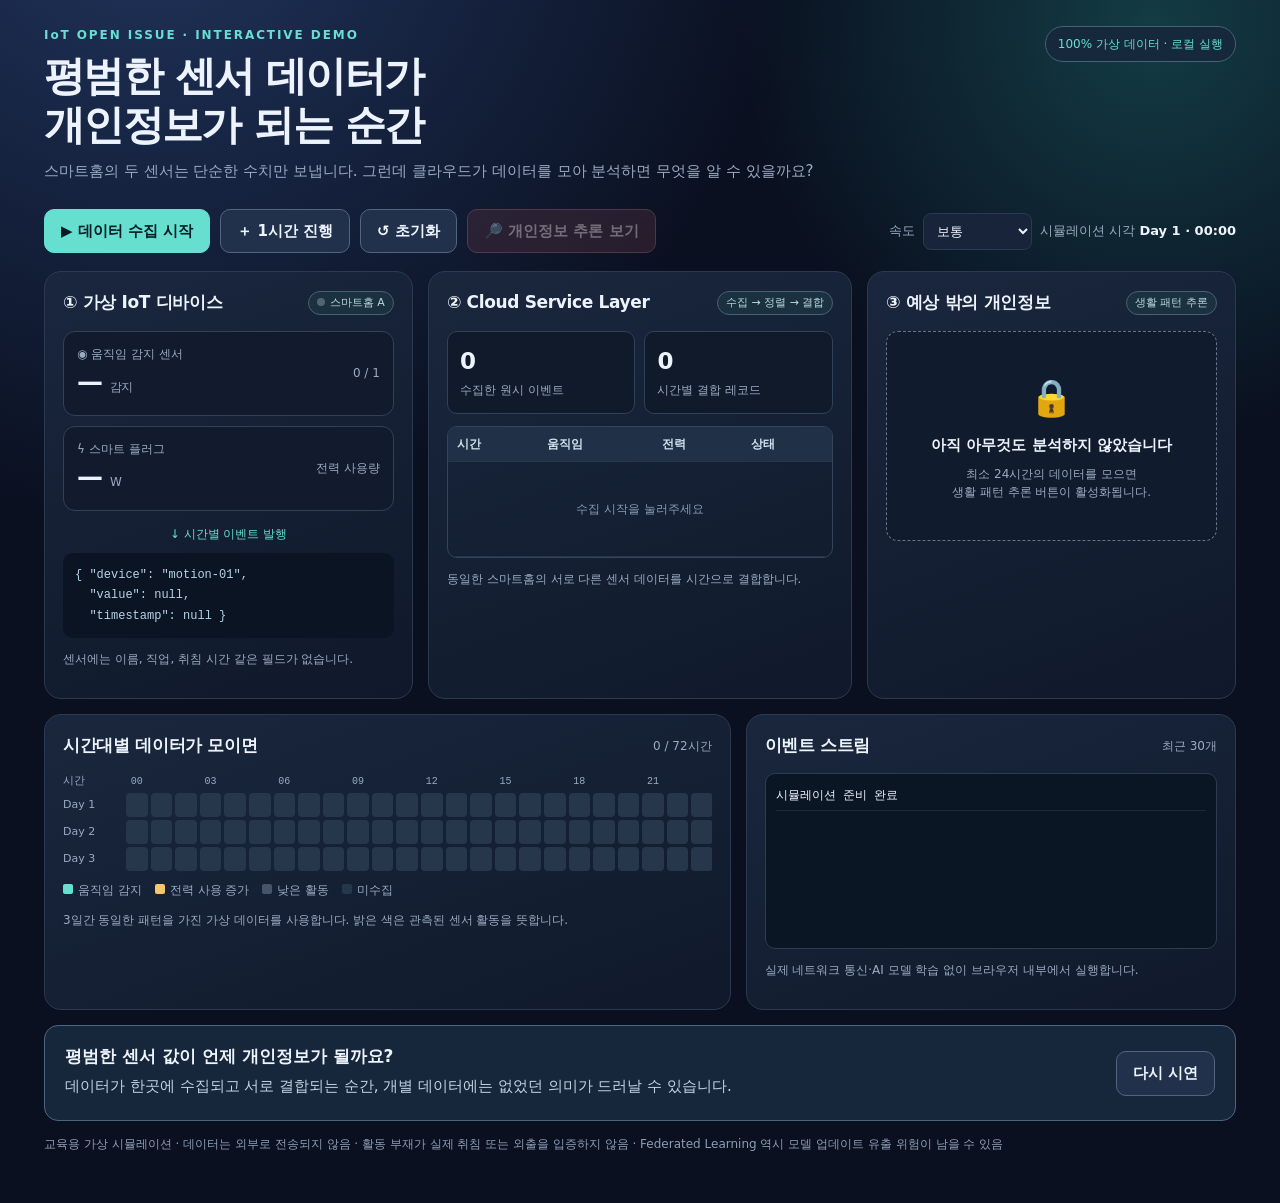
<file: index.html>
<!doctype html>
<html lang="ko">
<head>
  <meta charset="utf-8">
  <meta name="viewport" content="width=device-width, initial-scale=1">
  <meta http-equiv="refresh" content="0; url=./dashboard/">
  <title>IoT Privacy Dashboard</title>
</head>
<body>
  <p><a href="./dashboard/">IoT Privacy Dashboard 열기</a></p>
</body>
</html>
</file>
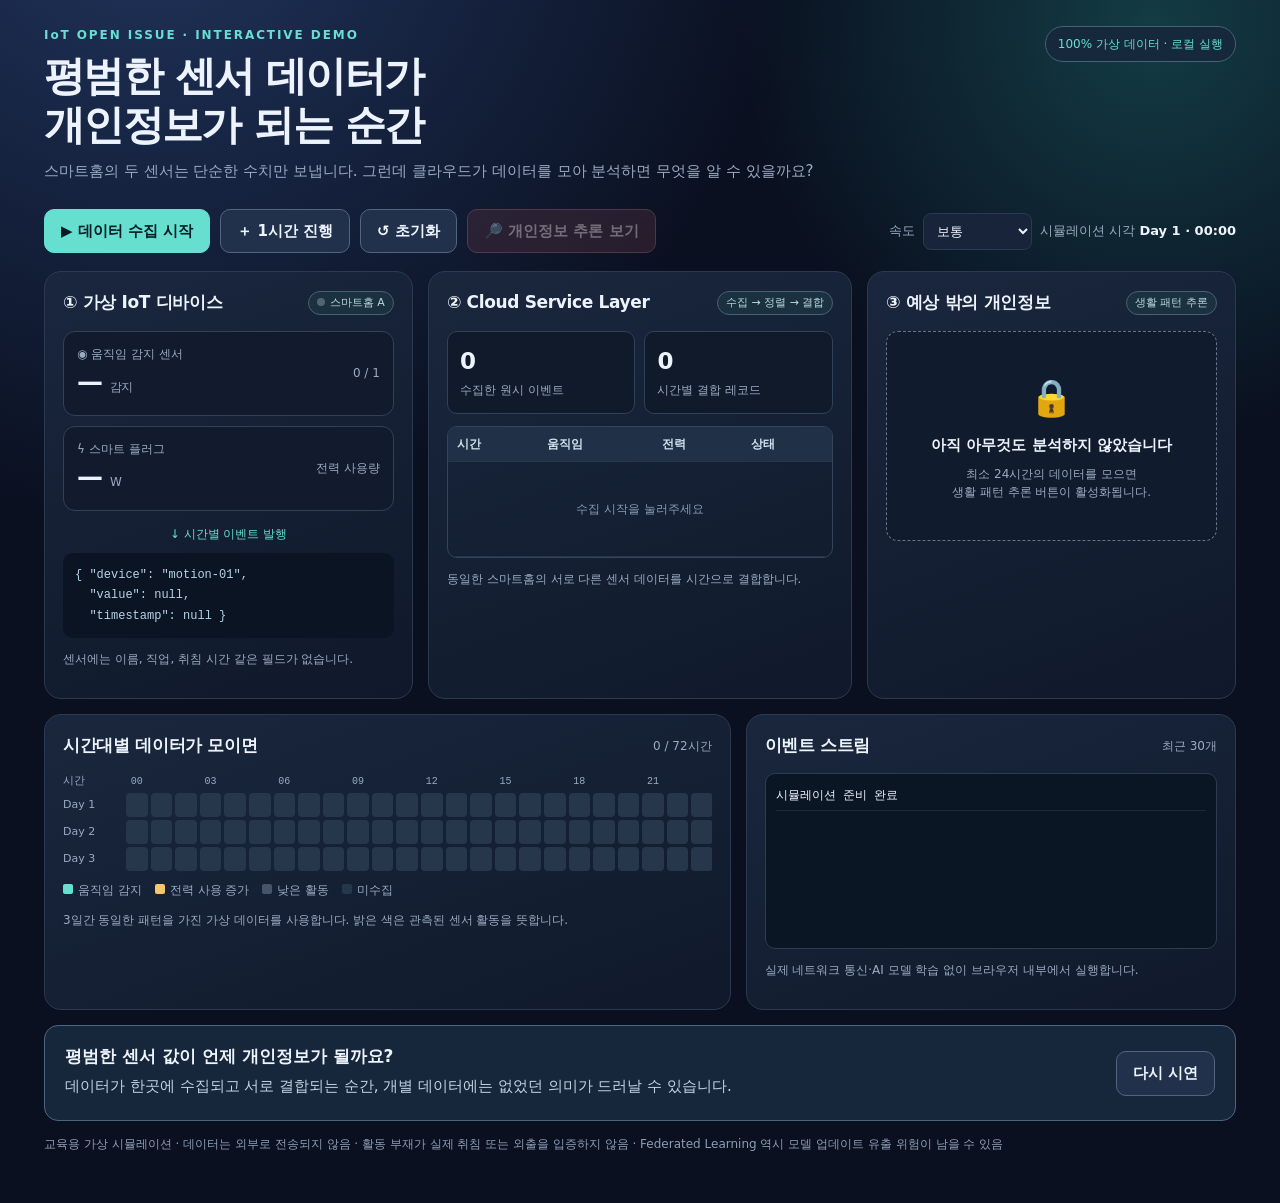
<file: dashboard/index.html>
<!doctype html>
<html lang="ko">
<head>
<meta charset="utf-8"><meta name="viewport" content="width=device-width, initial-scale=1">
<title>보이지 않던 개인정보 | IoT Privacy Lab</title>
<link rel="stylesheet" href="./assets/css/styles.css">
<script src="./assets/js/app.js" defer></script>
</head>
<body>
<main class="wrap">
<header class="top"><div><div class="eyebrow">IoT OPEN ISSUE · INTERACTIVE DEMO</div><h1>평범한 센서 데이터가<br>개인정보가 되는 순간</h1><p class="lead">스마트홈의 두 센서는 단순한 수치만 보냅니다. 그런데 클라우드가 데이터를 모아 분석하면 무엇을 알 수 있을까요?</p></div><span class="tag">100% 가상 데이터 · 로컬 실행</span>
</header>
<section class="controls" aria-label="시뮬레이션 조작"><button id="play" class="btn primary">▶ 데이터 수집 시작</button><button id="step" class="btn">＋ 1시간 진행</button><button id="reset" class="btn">↺ 초기화</button><button id="reveal" class="btn reveal" disabled>🔎 개인정보 추론 보기</button><div class="timebar"><label for="speed">속도</label><select id="speed" class="select"><option value="900">보통</option><option value="350">빠르게</option><option value="110">매우 빠르게</option></select><span>시뮬레이션 시각 <strong id="clock">Day 1 · 00:00</strong></span></div>
</section>
<section class="story" aria-label="데이터 흐름">
<article class="panel"><div class="panel-head"><h2>① 가상 IoT 디바이스</h2><span class="chip"><span class="status-dot" id="deviceDot"></span>스마트홈 A</span></div><div class="sensor"><div><div class="sensor-title">◉ 움직임 감지 센서</div><div class="value" id="motion">— <span>감지</span></div></div><span class="small">0 / 1</span></div><div class="sensor"><div><div class="sensor-title">ϟ 스마트 플러그</div><div class="value" id="power">— <span>W</span></div></div><span class="small">전력 사용량</span></div><div class="flow-arrow">↓ 시간별 이벤트 발행</div><div class="code" id="payload">{ "device": "motion-01",<br>  "value": null,<br>  "timestamp": null }</div><p class="note">센서에는 이름, 직업, 취침 시간 같은 필드가 없습니다.</p>
</article>
<article class="panel"><div class="panel-head"><h2>② Cloud Service Layer</h2><span class="chip">수집 → 정렬 → 결합</span></div><div class="cloudStats"><div class="stat"><strong id="events">0</strong><span>수집한 원시 이벤트</span></div><div class="stat"><strong id="records">0</strong><span>시간별 결합 레코드</span></div></div><div class="tablewrap">
<table>
<thead>
<tr><th>시간</th><th>움직임</th><th>전력</th><th>상태</th>
</tr>
</thead>
<tbody id="rows">
<tr><td colspan="4" class="empty">수집 시작을 눌러주세요</td>
</tr>
</tbody>
</table></div><p class="note">동일한 스마트홈의 서로 다른 센서 데이터를 시간으로 결합합니다.</p>
</article>
<article class="panel"><div class="panel-head"><h2>③ 예상 밖의 개인정보</h2><span class="chip">생활 패턴 추론</span></div><div id="locked" class="lock"><div class="lock-icon">🔒</div><strong>아직 아무것도 분석하지 않았습니다</strong><p>최소 24시간의 데이터를 모으면<br>생활 패턴 추론 버튼이 활성화됩니다.</p></div><div id="unlocked" class="hidden"><div class="insight"><h3>🌙 반복적으로 활동이 낮은 시간</h3><div class="big">00:00 – 07:00</div><p>취침 시간일 가능성이 있습니다.</p></div><div class="insight"><h3>🏠 낮 시간대의 장시간 저활동</h3><div class="big">09:00 – 19:00</div><p>외출 또는 부재 시간일 가능성이 있습니다.</p></div><p class="note">⚠ 확정된 사실이 아니라 데이터에서 유도한 추정입니다. 다른 원인도 충분히 가능합니다.</p></div>
</article>
</section>
<section class="bottom">
<article class="panel"><div class="panel-head"><h2>시간대별 데이터가 모이면</h2><span class="small" id="coverage">0 / 72시간</span></div><div class="chart-wrap"><div id="heatmap" class="chart" aria-label="24시간 센서 활동 히트맵"></div></div><div class="legend"><span><i class="swatch swatch--motion"></i>움직임 감지</span><span><i class="swatch swatch--power"></i>전력 사용 증가</span><span><i class="swatch swatch--inactive"></i>낮은 활동</span><span><i class="swatch swatch--unknown"></i>미수집</span></div><p class="note">3일간 동일한 패턴을 가진 가상 데이터를 사용합니다. 밝은 색은 관측된 센서 활동을 뜻합니다.</p>
</article>
<article class="panel"><div class="panel-head"><h2>이벤트 스트림</h2><span class="small">최근 30개</span></div><div id="logs" class="log" aria-live="polite"><div>시뮬레이션 준비 완료</div></div><p class="note">실제 네트워크 통신·AI 모델 학습 없이 브라우저 내부에서 실행합니다.</p>
</article>
</section>
<section class="callout" id="conclusion"><div><strong id="headline">평범한 센서 값이 언제 개인정보가 될까요?</strong><p id="summary">데이터가 한곳에 수집되고 서로 결합되는 순간, 개별 데이터에는 없었던 의미가 드러날 수 있습니다.</p></div><button id="replay" class="btn">다시 시연</button>
</section>
<footer class="foot">교육용 가상 시뮬레이션 · 데이터는 외부로 전송되지 않음 · 활동 부재가 실제 취침 또는 외출을 입증하지 않음 · Federated Learning 역시 모델 업데이트 유출 위험이 남을 수 있음</footer>
</main>
</body></html>
</file>
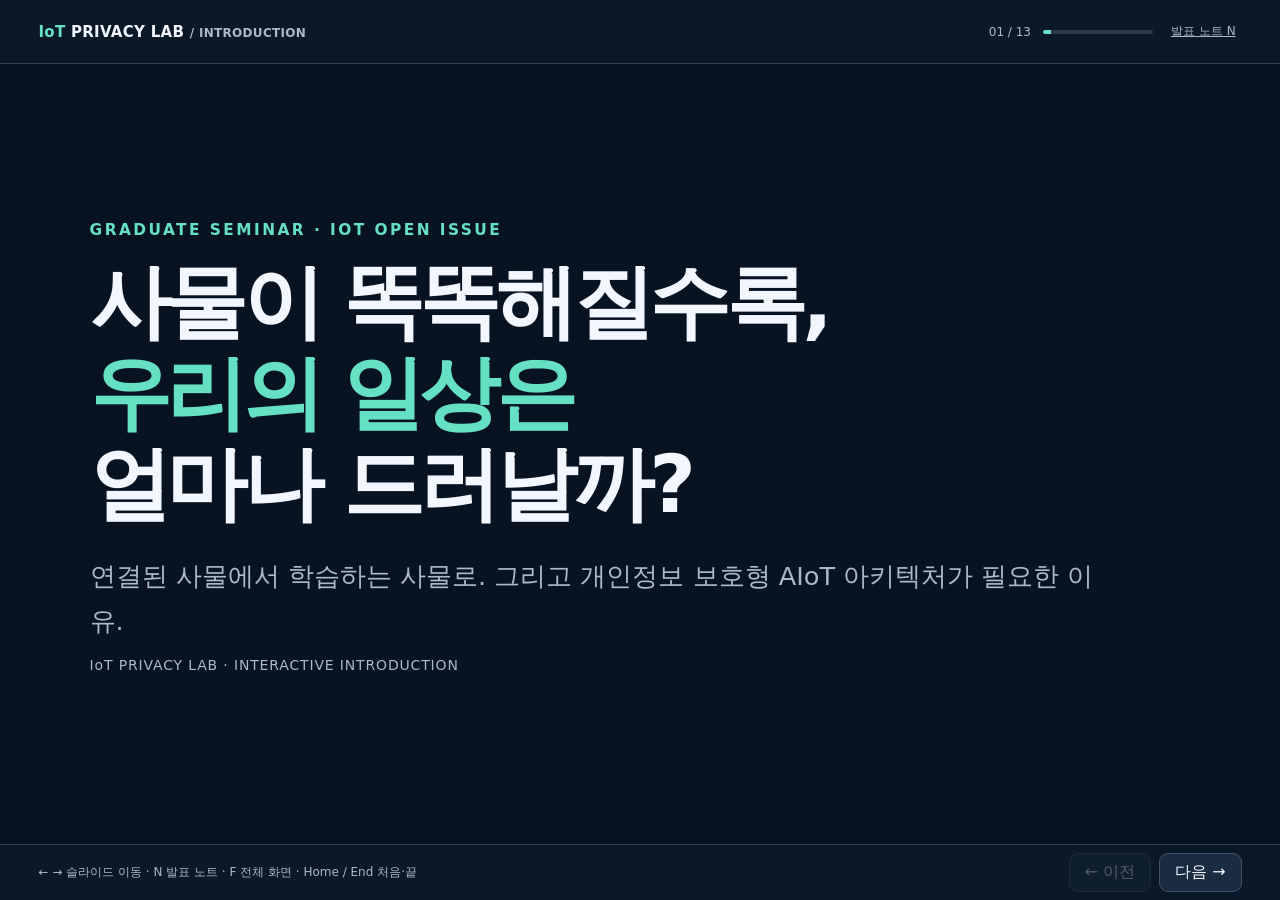
<file: presentation/index.html>
<!doctype html>
<html lang="ko">
<head>
<meta charset="utf-8"><meta name="viewport" content="width=device-width, initial-scale=1">
<meta name="theme-color" content="#081322">
<title>IoT Privacy Lab | Introduction</title>
<style>
:root{--bg:#081322;--panel:#111f32;--line:#30415a;--text:#f1f6ff;--muted:#a9b8ca;--accent:#66e0c3;--orange:#ffbe79;--red:#ff8797;--blue:#89b8ff}*{box-sizing:border-box}html,body{margin:0;min-height:100%;background:var(--bg);color:var(--text);font-family:Pretendard,"Noto Sans KR",system-ui,-apple-system,sans-serif}body{overflow:hidden}button,a{font:inherit}a{color:var(--accent)}button{cursor:pointer}.shell{height:100dvh;display:flex;flex-direction:column}.top{height:64px;flex-shrink:0;border-bottom:1px solid var(--line);display:flex;align-items:center;justify-content:space-between;padding:0 clamp(16px,3vw,48px);gap:16px;background:#0b1828}.brand{font-weight:800;letter-spacing:.02em;font-size:15px}.brand b{color:var(--accent)}.tag{font-size:12px;color:var(--muted)}.track{display:flex;align-items:center;gap:12px}.counter{font-size:12px;color:var(--muted);font-variant-numeric:tabular-nums}.progress{width:110px;height:4px;border-radius:8px;background:#2a394c;overflow:hidden}.fill{height:100%;width:0;background:var(--accent);transition:width .25s}.stage{position:relative;flex:1;min-height:0}.slide{position:absolute;inset:0;padding:clamp(24px,4vw,64px) clamp(20px,7vw,110px);display:none;overflow-y:auto}.slide.active{display:flex;flex-direction:column;justify-content:center;animation:appear .32s ease both}@keyframes appear{from{opacity:.3;transform:translateY(10px)}to{opacity:1;transform:translateY(0)}}.eyebrow{color:var(--accent);font-weight:750;font-size:clamp(12px,1.2vw,16px);letter-spacing:.16em;text-transform:uppercase;margin:0 0 18px}.slide h1{font-size:clamp(40px,6.3vw,94px);line-height:1.13;letter-spacing:-.055em;max-width:1140px;margin:0 0 24px}.slide h2{font-size:clamp(32px,4.1vw,64px);line-height:1.16;letter-spacing:-.045em;margin:0 0 28px;max-width:1150px}.lead{font-size:clamp(17px,2vw,28px);line-height:1.75;color:var(--muted);max-width:1020px;margin:0}.accent{color:var(--accent)}.orange{color:var(--orange)}.red{color:var(--red)}.blue{color:var(--blue)}.kicker{font-size:14px;color:var(--muted);letter-spacing:.06em;margin-top:14px}.grid{display:grid;grid-template-columns:repeat(3,minmax(0,1fr));gap:18px;margin:25px 0}.grid.two{grid-template-columns:repeat(2,minmax(0,1fr))}.card{background:var(--panel);border:1px solid var(--line);border-radius:18px;padding:clamp(18px,2vw,28px);min-width:0}.card .symbol{font-size:clamp(26px,3vw,44px);margin-bottom:14px}.card h3{font-size:clamp(17px,1.8vw,25px);margin:0 0 10px}.card p{font-size:clamp(14px,1.25vw,18px);line-height:1.7;color:var(--muted);margin:0}.arrow{display:flex;align-items:center;justify-content:center;color:var(--accent);font-size:30px}.rail{display:grid;grid-template-columns:1fr auto 1fr auto 1fr;gap:16px;align-items:stretch;margin:28px 0}.rail .card{text-align:center}.pill{display:inline-block;background:#183746;color:var(--accent);border:1px solid #356d71;padding:7px 12px;border-radius:30px;font-size:12px;font-weight:750}.quote{border-left:4px solid var(--accent);padding:12px 0 12px 24px;margin:20px 0;color:var(--text);font-weight:740;font-size:clamp(24px,3vw,44px);line-height:1.48;max-width:1060px}.terminal{background:#07111e;border:1px solid #35516a;border-radius:14px;overflow:hidden}.terminal-head{background:#18283b;padding:12px 18px;color:var(--muted);font-size:12px;display:flex;gap:8px;align-items:center}.terminal-head:before{content:"●  ●  ●";color:#ef9b78;letter-spacing:3px}.terminal pre{font-size:clamp(12px,1.2vw,17px);overflow:auto;padding:16px 22px;color:#b8f2d9;line-height:1.8;margin:0}.callout{margin-top:25px;border-radius:14px;padding:20px 24px;background:#163041;border:1px solid #377177;font-size:clamp(17px,1.6vw,23px);line-height:1.55}.callout.warn{background:#352333;border-color:#89546a}.source{margin-top:20px;color:var(--muted);font-size:12px;line-height:1.8}.source a{color:#b3d6ff}.bigyear{font-size:clamp(38px,5vw,72px);font-weight:850;color:var(--accent);letter-spacing:-.05em}.rule{height:1px;background:var(--line);margin:26px 0}.btn{display:inline-flex;align-items:center;justify-content:center;gap:8px;background:var(--accent);color:#061b1c;border:0;padding:14px 20px;border-radius:12px;font-weight:850;text-decoration:none}.btn:hover{filter:brightness(1.08)}.btn.secondary{background:transparent;border:1px solid #6a8598;color:var(--text)}.actions{display:flex;gap:12px;flex-wrap:wrap;margin-top:24px}.iframe-wrap{height:min(60vh,650px);min-height:380px;background:#0d1625;border:1px solid var(--line);border-radius:14px;overflow:hidden}.iframe-wrap iframe{width:100%;height:100%;border:0;background:white}.small{font-size:14px;line-height:1.7;color:var(--muted)}.footer{height:56px;flex-shrink:0;display:flex;align-items:center;justify-content:space-between;padding:0 clamp(16px,3vw,48px);border-top:1px solid var(--line);background:#0b1828}.footer .help{color:var(--muted);font-size:12px}.nav{display:flex;gap:8px}.nav button{background:#1b2c40;color:var(--text);border:1px solid #42546b;border-radius:9px;padding:8px 15px}.nav button:disabled{opacity:.3;cursor:default}.notes{display:none;position:absolute;z-index:3;right:16px;bottom:16px;max-width:480px;background:#142a3e;border:1px solid #527589;box-shadow:0 15px 60px #0008;border-radius:15px;padding:22px;font-size:15px;line-height:1.65}.notes.open{display:block}.note-toggle{color:var(--muted);font-size:12px;background:none;border:none;text-decoration:underline}.demo-slide.active{justify-content:flex-start}.demo-slide h2{font-size:clamp(24px,3vw,42px);margin-bottom:10px}.demo-slide .lead{font-size:clamp(14px,1.3vw,18px);margin-bottom:14px}.diagram{display:flex;align-items:center;gap:12px;justify-content:center;flex-wrap:wrap;margin-top:32px}.node{padding:24px 30px;border:1px solid #59809b;background:#10273b;border-radius:15px;text-align:center;min-width:160px}.node strong{display:block;font-size:21px}.node span{display:block;font-size:13px;color:var(--muted);margin-top:8px}.light{color:var(--accent)}.reveal{background:#322037;border:1px solid #9a526c;border-radius:16px;padding:24px 30px;margin-top:24px}.reveal h3{color:#ffb7c3;margin:0 0 12px}.reveal p{font-size:19px;line-height:1.8;margin:0}.question-mark{font-size:clamp(90px,18vw,240px);color:#274b58;position:absolute;right:7%;top:10%;z-index:-1;font-weight:900}ul.check{list-style:none;padding:0;margin:20px 0}ul.check li{margin:12px 0;font-size:clamp(17px,1.55vw,23px)}ul.check li:before{content:"↳";color:var(--accent);margin-right:13px}.end-links{display:flex;flex-wrap:wrap;gap:12px;margin-top:32px}@media(max-width:760px){.top{height:56px}.tag,.footer .help{display:none}.slide{padding:24px 20px 40px}.grid,.grid.two{grid-template-columns:1fr}.rail{grid-template-columns:1fr;gap:9px}.arrow{transform:rotate(90deg);font-size:22px}.slide.active{justify-content:flex-start}.slide h1{font-size:clamp(36px,9vw,58px)}.slide h2{font-size:clamp(28px,7vw,48px)}.grid{gap:10px}.card{padding:16px}.card .symbol{font-size:24px;margin-bottom:4px}.card p{font-size:14px}.iframe-wrap{height:60vh;min-height:340px}.progress{width:60px}.footer{height:50px}.node{min-width:130px;padding:12px}.notes{max-width:calc(100% - 32px)}}@media print{body{overflow:visible;background:white;color:#111}.top,.footer,.notes{display:none!important}.shell{display:block;height:auto}.stage{display:block}.slide,.slide.active{position:relative;display:flex!important;min-height:90vh;page-break-after:always;break-after:page;overflow:visible;color:#111;background:white}.card,.terminal,.node,.reveal,.callout{color:#111;background:#f5f8fa;border-color:#aaa}.lead,.card p,.small,.source,.kicker{color:#444}.accent,.orange,.red,.blue{color:#146c67}.iframe-wrap{display:none}}
</style>
</head>
<body>
<div class="shell">
<header class="top"><div class="brand"><b>IoT</b> PRIVACY LAB <span class="tag">/ INTRODUCTION</span></div><div class="track"><span id="counter" class="counter" aria-live="polite"></span><div class="progress"><div class="fill" id="fill"></div></div><button id="notesBtn" class="note-toggle" aria-label="발표자 노트 표시">발표 노트 N</button></div></header>
<main class="stage" id="stage">
<section class="slide active" data-note="첫 장에서 기술 이름을 설명하지 말고, 편리한 사물이 어느 순간 나를 너무 잘 알게 되는 상황을 상상하게 해주세요.">
<p class="eyebrow">Graduate Seminar · IoT Open Issue</p><h1>사물이 똑똑해질수록,<br><span class="accent">우리의 일상은</span><br>얼마나 드러날까?</h1><p class="lead">연결된 사물에서 학습하는 사물로. 그리고 개인정보 보호형 AIoT 아키텍처가 필요한 이유.</p><p class="kicker">IoT PRIVACY LAB · INTERACTIVE INTRODUCTION</p>
</section>
<section class="slide" data-note="스마트워치, 스마트홈, 산업 센서를 떠올리게 합니다. IoT의 정의를 길게 설명할 필요는 없습니다.">
<p class="eyebrow">01 / CONNECTIVITY</p><h2>사물이 <span class="accent">인터넷에 연결</span>되기 시작했습니다.</h2>
<div class="grid"><div class="card"><div class="symbol">⌚</div><h3>스마트워치</h3><p>움직임과 심박수 등 다양한 상태를 측정합니다.</p></div><div class="card"><div class="symbol">🏠</div><h3>스마트홈</h3><p>집 안의 온도, 조명, 전력 사용량을 확인합니다.</p></div><div class="card"><div class="symbol">🏭</div><h3>산업용 센서</h3><p>설비 상태를 관찰하고 이상 징후를 전달합니다.</p></div></div>
<p class="lead">IoT의 시작은 사물이 데이터를 <strong>수집하고 전달하는 것</strong>이었습니다.</p>
</section>
<section class="slide" data-note="AIoT는 반드시 모든 기기가 독립적으로 판단한다는 뜻은 아닙니다. 연결된 데이터와 AI가 결합된다는 점을 설명하세요.">
<p class="eyebrow">02 / INTELLIGENCE</p><h2>이제 사물은 연결을 넘어<br><span class="accent">학습과 예측</span>을 시작합니다.</h2>
<div class="grid two"><div class="card"><span class="pill">IoT</span><h3 style="margin-top:20px">사용자가 조작하는 집</h3><p>“에어컨을 24도로 설정해 줘.”<br>센서가 데이터를 수집하고, 명령을 수행합니다.</p></div><div class="card"><span class="pill">AIoT</span><h3 style="margin-top:20px">상황에 맞춰 반응하는 집</h3><p>“귀가할 시간에 맞춰 실내 온도를 조절할게.”<br>데이터에서 반복되는 패턴을 학습합니다.</p></div></div>
<div class="callout">연결의 가치가 <strong>데이터를 통한 지능화</strong>로 확장됩니다.</div>
</section>
<section class="slide" data-note="개인의 생활을 잘 파악하는 편리함이 데이터 의존성과 연결된다는 흐름입니다. 무조건 더 많은 데이터가 좋다는 주장은 피하세요.">
<p class="eyebrow">03 / DATA DEPENDENCY</p><h2>더 개인화된 AI를 만들려면<br><span class="orange">생활 속 데이터</span>가 활용됩니다.</h2>
<div class="rail"><div class="card"><div class="symbol">📡</div><h3>수집</h3><p>움직임 · 전력 · 시간</p></div><div class="arrow">→</div><div class="card"><div class="symbol">☁️</div><h3>결합</h3><p>기기별 기록을 한곳에서 연결</p></div><div class="arrow">→</div><div class="card"><div class="symbol">🧠</div><h3>분석·학습</h3><p>생활 패턴을 특징으로 활용</p></div></div>
<p class="lead">여기서 질문 하나. <strong style="color:white">센서 측정값에도 개인정보가 있을까요?</strong></p>
</section>
<section class="slide" data-note="움직임 0/1과 전력값만 보여주세요. 이 단계에서는 개인정보라는 단어를 잠시 숨기고 평범한 이벤트라는 인상을 강조합니다.">
<p class="eyebrow">04 / EXPERIMENT · BEFORE</p><h2>수집되는 값은 <span class="accent">아주 단순합니다.</span></h2>
<div class="grid two"><div class="card"><h3>동작 감지 센서</h3><div class="bigyear">0 / 1</div><p>해당 시간에 움직임이 감지됐는가?</p></div><div class="card"><h3>스마트 플러그</h3><div class="bigyear">3 / 65W</div><p>기기가 얼마나 많은 전력을 사용하는가?</p></div></div>
<div class="terminal"><div class="terminal-head">Cloud telemetry · example</div><pre>{"device": "motion-01", "hour": "08:00", "value": 1}
{"device": "plug-01",   "hour": "08:00", "watts": 65}</pre></div>
<p class="small">예시는 합성 데이터이며 실사용자의 기록이 아닙니다.</p>
</section>
<section class="slide demo-slide" data-note="여기가 핵심 라이브 데모입니다. 자동 수집을 시작해 이벤트가 축적되는 과정을 보여주고, 24시간 이후 개인정보 추론 버튼을 눌러 주세요. iframe 안에서 마우스로 상호작용 가능합니다. 발표 화면이 작다면 전체화면으로 데모 열기를 누르세요.">
<p class="eyebrow">05 / LIVE DEMO</p><h2>직접 확인해 볼까요?</h2><p class="lead">센서 이벤트가 클라우드에 쌓인 뒤, 결합된 데이터에서 어떤 정보가 나타나는지 확인해 보세요.</p>
<div class="iframe-wrap"><iframe title="IoT 개인정보 추론 인터랙티브 대시보드" src="../dashboard/" loading="lazy" allow="fullscreen"></iframe></div>
<div class="actions"><a class="btn secondary" href="../dashboard/" target="_blank" rel="noopener">↗ 데모 새 창에서 열기</a><span class="small">데모 조작: 수집 시작 → 24시간 이상 데이터 → 개인정보 추론 보기</span></div>
</section>
<section class="slide" data-note="센서의 무반응만으로 취침이나 외출을 확정하는 것이 아닙니다. 반복 패턴의 추정이며 다른 정보와 연결되면 민감성이 높아진다는 사실을 강조하세요.">
<p class="eyebrow">06 / THE REVEAL</p><h2>우리가 모은 것은 센서값이지만,<br><span class="red">읽어낸 것은 일상</span>입니다.</h2>
<div class="grid two"><div class="card"><h3>입력된 데이터</h3><p>움직임 0 또는 1<br>전력 사용량 W<br>측정 시간과 기기 식별자</p></div><div class="card"><h3>추정할 수 있는 정보</h3><p>반복되는 저활동 시간<br>취침 가능 시간대<br>외출 가능 시간대</p></div></div>
<div class="reveal"><h3>중요한 차이</h3><p>센서 자체가 취침이나 외출을 직접 측정한 것은 아닙니다. 하지만 <strong>기록을 연결하고 반복 패턴을 관찰하면</strong> 개인의 생활을 추론할 수 있습니다.</p></div>
</section>
<section class="slide" data-note="데이터 주권은 단일한 법적 정의가 아니라 누가 데이터에 접근하고 통제하는가에 관한 논의라는 점을 설명합니다. GDPR과 EU Data Act를 혼동하지 마세요.">
<p class="eyebrow">07 / DATA SOVEREIGNTY</p><h2>핵심은 데이터의 양이 아니라<br><span class="accent">누가 통제하는가</span>입니다.</h2>
<div class="grid"><div class="card"><div class="symbol">🔎</div><h3>누가 볼 수 있나?</h3><p>원본 측정값과 분석 결과의 접근 권한</p></div><div class="card"><div class="symbol">🎯</div><h3>무엇을 위해 쓰이나?</h3><p>수집 목적과 추가 활용 범위</p></div><div class="card"><div class="symbol">🧭</div><h3>누가 결정하나?</h3><p>사용자의 접근·공유·이동에 관한 선택권</p></div></div>
<p class="lead">이러한 통제와 권한의 문제는 <strong>데이터 주권(Data Sovereignty)</strong> 논의와 연결됩니다.</p>
</section>
<section class="slide" data-note="GDPR이 모든 데이터 수집을 금지하는 것은 아닙니다. 적법한 근거, 목적 제한, 최소화, 투명성과 권리를 요구한다는 점이 중요합니다. 식별 가능성이 전제되어야 개인정보입니다.">
<p class="eyebrow">08 / REGULATION · GDPR</p><h2>개인정보 보호는 이제<br><span class="accent">설계 원칙</span>이기도 합니다.</h2>
<div class="grid"><div class="card"><h3>GDPR</h3><p>식별되었거나 식별 가능한 자연인에 관한 정보를 개인정보로 다룹니다.</p></div><div class="card"><h3>Data Minimisation</h3><p>목적에 필요한 범위로 개인정보의 처리 범위를 제한합니다.</p></div><div class="card"><h3>Purpose Limitation</h3><p>특정하고 명확한 목적에 따라 수집·처리해야 합니다.</p></div></div>
<div class="callout">“수집할 수 있는 데이터인가?”를 넘어 <strong>“이 목적에 반드시 필요한 데이터인가?”</strong>를 질문해야 합니다.</div>
<p class="source">근거: <a href="https://europa.eu/youreurope/business/governance-and-sustainability/digital-and-data-compliance/data-protection-gdpr/index_en.htm" target="_blank" rel="noopener">EU — What is personal data?</a> · <a href="https://commission.europa.eu/law/law-topic/data-protection/information-business-and-organisations/principles-gdpr_en" target="_blank" rel="noopener">European Commission — GDPR principles</a></p>
</section>
<section class="slide" data-note="EU Data Act는 GDPR과 별개입니다. GDPR이 개인 정보 처리의 보호 원칙을 다룬다면 Data Act는 IoT 연결 제품 데이터에 대한 공정한 접근과 공유에 초점을 둡니다. 두 법은 상호 보완되며 개인정보 규칙을 대체하지 않습니다.">
<p class="eyebrow">09 / REGULATION · EU DATA ACT</p><div class="bigyear">2025. 09. 12</div>
<h2>연결된 제품의 데이터에 대한<br><span class="accent">사용자 권한</span>도 강화되고 있습니다.</h2>
<div class="grid two"><div class="card"><h3>GDPR</h3><p>개인정보의 적법한 처리와 정보주체 보호에 관한 규범</p></div><div class="card"><h3>EU Data Act</h3><p>IoT 연결 제품 등에서 생성되는 데이터에 대한 접근·이용·공유의 공정한 규칙</p></div></div>
<p class="lead">EU Data Act는 <strong>2025년 9월 12일부터 적용</strong>되고 있습니다. 모든 조항의 적용 시점이 동일한 것은 아닙니다.</p>
<p class="source">근거: <a href="https://digital-strategy.ec.europa.eu/en/policies/data-act" target="_blank" rel="noopener">European Commission — Data Act</a> · <a href="https://eur-lex.europa.eu/eli/reg/2023/2854/oj/eng" target="_blank" rel="noopener">Regulation (EU) 2023/2854, Article 50</a></p>
</section>
<section class="slide" data-note="법률 준수를 기술 하나만으로 달성할 수는 없습니다. 그래도 불필요한 원본 데이터 이전을 줄이는 설계는 개인정보 처리 위험을 줄이는 실질적인 선택지입니다.">
<p class="eyebrow">10 / ARCHITECTURAL QUESTION</p><h2>그렇다면 AI 학습은<br><span class="orange">반드시 데이터를 모아야</span> 할까요?</h2>
<div class="grid two"><div class="card"><span class="pill">Centralized</span><h3 style="margin-top:18px">데이터를 서버로 이동</h3><p>기기별 원본 기록을 클라우드에 전송하여 중앙에서 학습</p></div><div class="card"><span class="pill">On-device + Federated</span><h3 style="margin-top:18px">학습을 데이터 가까이로 이동</h3><p>각 기기에서 학습하고, 보호된 모델 업데이트를 조합하는 접근</p></div></div>
<div class="callout warn">주의: 연합학습도 자동으로 개인정보 보호를 보장하지 않습니다. <strong>모델 업데이트와 집계 결과에서도 정보가 노출될 수 있습니다.</strong></div>
</section>
<section class="slide" data-note="이 슬라이드가 본론 시작점입니다. Device–Edge–Cloud는 더 나은 효율을 줄 수 있지만 Edge를 추가 신뢰 경계로 도입합니다. 여기서 다음 섹션인 Open Issue로 자연스럽게 넘어갑니다.">
<p class="eyebrow">11 / RESEARCH QUESTION</p><div class="question-mark">?</div><h1>데이터는 디바이스에.<br><span class="accent">학습은 함께.</span><br>개인정보는 안전하게?</h1>
<p class="lead">Device–Edge–Cloud 환경에서 원본 데이터의 중앙 수집을 최소화하면서도 학습을 가능하게 하고, 중간 계층의 정보 노출까지 줄이는 아키텍처를 어떻게 설계할 수 있을까?</p>
<div class="actions"><a class="btn" href="../dashboard/" target="_blank" rel="noopener">IoT 데모 다시 열기 ↗</a><a class="btn secondary" href="https://github.com/bbangya1/iot-privacy-lab" target="_blank" rel="noopener">GitHub Repository ↗</a></div>
</section>
<section class="slide" data-note="이 페이지는 발표 도중에는 건너뛰어도 좋습니다. 출처와 주의사항을 한 장으로 모아, 질문이 들어왔을 때 설명할 수 있게 구성했습니다.">
<p class="eyebrow">APPENDIX / SOURCES & LIMITATIONS</p><h2>출처 및 시연의 한계</h2>
<ul class="check"><li>데모는 실제 개인정보가 아닌 <strong>합성 센서 데이터</strong>를 사용합니다.</li><li>취침·외출 시간은 <strong>가능성의 추정</strong>이며 사실을 확정하지 않습니다.</li><li>시뮬레이터는 실제 ML 훈련이나 GDPR 준수 여부를 입증하지 않습니다.</li></ul>
<div class="source">
<a href="https://commission.europa.eu/law/law-topic/data-protection/information-business-and-organisations/principles-gdpr_en" target="_blank" rel="noopener">European Commission: Principles of the GDPR</a><br>
<a href="https://europa.eu/youreurope/business/governance-and-sustainability/digital-and-data-compliance/data-protection-gdpr/index_en.htm" target="_blank" rel="noopener">Your Europe: Data protection under GDPR</a><br>
<a href="https://digital-strategy.ec.europa.eu/en/policies/data-act" target="_blank" rel="noopener">European Commission: Data Act</a><br>
<a href="https://eur-lex.europa.eu/eli/reg/2023/2854/oj/eng" target="_blank" rel="noopener">EUR-Lex: Regulation (EU) 2023/2854</a><br>
<a href="https://ico.org.uk/for-organisations/uk-gdpr-guidance-and-resources/online-tracking/guidance-for-consumer-internet-of-things-products-and-services/what-information-do-iot-products-use/" target="_blank" rel="noopener">ICO: What information do IoT products use?</a>
</div>
</section>
<aside id="notes" class="notes" aria-live="polite"></aside>
</main>
<footer class="footer"><span class="help">← → 슬라이드 이동 · N 발표 노트 · F 전체 화면 · Home / End 처음·끝</span><div class="nav"><button id="prev" aria-label="이전 슬라이드">← 이전</button><button id="next" aria-label="다음 슬라이드">다음 →</button></div></footer>
</div>
<script>
(function(){
const slides=[...document.querySelectorAll(".slide")], counter=document.getElementById("counter"),fill=document.getElementById("fill"),notes=document.getElementById("notes");
const prev=document.getElementById("prev"),next=document.getElementById("next");let index=0;
function go(n){index=Math.max(0,Math.min(slides.length-1,n));slides.forEach((slide,i)=>{slide.classList.toggle("active",i===index);slide.setAttribute("aria-hidden",String(i!==index));});counter.textContent=String(index+1).padStart(2,"0")+" / "+String(slides.length).padStart(2,"0");fill.style.width=100*(index+1)/slides.length+"%";prev.disabled=index===0;next.disabled=index===slides.length-1;notes.textContent=slides[index].dataset.note||"";history.replaceState(null,"","#"+(index+1));}
prev.addEventListener("click",()=>go(index-1));next.addEventListener("click",()=>go(index+1));document.getElementById("notesBtn").addEventListener("click",()=>notes.classList.toggle("open"));
document.addEventListener("keydown",e=>{if(e.target.closest("input,textarea,select,button")&&e.key!=="Escape")return;if(e.key==="ArrowRight"||e.key==="PageDown"||e.key===" "){e.preventDefault();go(index+1)}else if(e.key==="ArrowLeft"||e.key==="PageUp"){e.preventDefault();go(index-1)}else if(e.key==="Home"){e.preventDefault();go(0)}else if(e.key==="End"){e.preventDefault();go(slides.length-1)}else if(e.key.toLowerCase()==="n"){notes.classList.toggle("open")}else if(e.key.toLowerCase()==="f"){if(!document.fullscreenElement)document.documentElement.requestFullscreen?.();else document.exitFullscreen?.()}else if(e.key==="Escape"){notes.classList.remove("open")}});
window.addEventListener("hashchange",()=>{const n=parseInt(location.hash.slice(1),10);if(Number.isFinite(n))go(n-1)});go((parseInt(location.hash.slice(1),10)||1)-1);
})();
</script>
</body></html>
</file>
<file: dashboard/assets/css/styles.css>
:root {
  --bg:#0a1020;
  --panel:#121b2e;
  --panel2:#18243a;
  --border:#2c3950;
  --muted:#9aaac1;
  --text:#edf3fc;
  --cyan:#66dfd1;
  --blue:#74aaff;
  --amber:#f5c66c;
  --red:#ff8a91;
  --green:#84e5ac
}
* {
  box-sizing:border-box
}
body {
  margin:0;
  background:radial-gradient(circle at 12% -10%,#21355e 0,transparent 37%),radial-gradient(circle at 90% 2%,#133c44 0,transparent 25%),var(--bg);
  color:var(--text);
  font:15px/1.5 system-ui,-apple-system,BlinkMacSystemFont,"Segoe UI",sans-serif
}
button {
  font:inherit;
  cursor:pointer
}
button:focus-visible,input:focus-visible {
  outline:3px solid var(--cyan);
  outline-offset:3px
}
.wrap {
  max-width:1240px;
  margin:auto;
  padding:26px 24px 50px
}
.top {
  display:flex;
  align-items:flex-start;
  justify-content:space-between;
  gap:20px
}
.eyebrow {
  color:var(--cyan);
  font-size:12px;
  letter-spacing:.16em;
  font-weight:800
}
h1 {
  font-size:clamp(26px,3.2vw,42px);
  line-height:1.2;
  letter-spacing:-.04em;
  margin:8px 0 10px
}
.lead {
  color:var(--muted);
  margin:0;
  max-width:850px
}
.tag {
  padding:8px 12px;
  border:1px solid #456078;
  background:#16283b;
  border-radius:100px;
  color:var(--cyan);
  font-size:12px;
  white-space:nowrap
}
.controls {
  margin:26px 0 18px;
  display:flex;
  gap:10px;
  align-items:center;
  flex-wrap:wrap
}
.btn {
  border-radius:10px;
  border:1px solid #53647e;
  background:#22314b;
  color:var(--text);
  padding:10px 16px;
  font-weight:700;
  transition:.15s
}
.btn:hover {
  filter:brightness(1.2)
}
.primary {
  background:var(--cyan);
  color:#071b23;
  border-color:var(--cyan)
}
.reveal {
  background:#4e2e3c;
  border-color:#ae6676;
  color:#ffe3e5
}
.reveal:not(:disabled) {
  animation:pulse 2s infinite
}
.btn:disabled {
  cursor:not-allowed;
  opacity:.42;
  animation:none
}
.timebar {
  margin-left:auto;
  display:flex;
  gap:8px;
  align-items:center;
  color:var(--muted);
  font-size:13px
}
.timebar strong {
  color:var(--text);
  font-variant-numeric:tabular-nums
}
.select {
  background:var(--panel2);
  color:var(--text);
  padding:9px;
  border:1px solid var(--border);
  border-radius:8px
}
.story {
  display:grid;
  grid-template-columns:1fr 1.15fr 1fr;
  gap:15px;
  align-items:stretch
}
.panel {
  border:1px solid var(--border);
  border-radius:17px;
  background:linear-gradient(160deg,rgba(26,39,62,.97),rgba(16,25,43,.97));
  padding:18px;
  min-width:0
}
.panel-head {
  display:flex;
  align-items:center;
  justify-content:space-between;
  gap:10px;
  margin-bottom:15px
}
.panel h2 {
  font-size:17px;
  letter-spacing:-.02em;
  margin:0
}
.small {
  font-size:12px;
  color:var(--muted)
}
.chip {
  font-size:11px;
  border:1px solid #466175;
  border-radius:100px;
  padding:3px 8px;
  color:#b9d9e2;
  background:#1b3140
}
.sensor {
  padding:13px;
  border-radius:12px;
  background:#111b2d;
  border:1px solid #314158;
  margin-bottom:10px;
  display:flex;
  justify-content:space-between;
  align-items:center;
  gap:10px
}
.sensor-title {
  font-size:12px;
  color:var(--muted)
}
.value {
  font-size:26px;
  font-weight:800;
  letter-spacing:-.04em;
  font-variant-numeric:tabular-nums
}
.value span {
  font-size:12px;
  color:var(--muted);
  font-weight:500
}
.status-dot {
  height:8px;
  width:8px;
  display:inline-block;
  background:#536377;
  border-radius:50%;
  margin-right:5px
}
.status-dot.live {
  background:var(--green);
  box-shadow:0 0 13px #84e5ac
}
.flow-arrow {
  margin:14px 0 10px;
  color:var(--cyan);
  text-align:center;
  font-size:12px
}
.code {
  color:#b6d4e7;
  background:#0a1423;
  padding:12px;
  border-radius:10px;
  font:12px/1.7 ui-monospace,SFMono-Regular,Consolas,monospace;
  white-space:pre-wrap;
  overflow-wrap:anywhere;
  min-height:76px
}
.cloudStats {
  display:grid;
  grid-template-columns:1fr 1fr;
  gap:9px;
  margin-bottom:12px
}
.stat {
  background:#101a2b;
  border:1px solid #30415a;
  border-radius:10px;
  padding:12px
}
.stat strong {
  display:block;
  font-size:23px;
  font-variant-numeric:tabular-nums
}
.stat span {
  font-size:12px;
  color:var(--muted)
}
.tablewrap {
  max-height:206px;
  overflow:auto;
  border-radius:10px;
  border:1px solid #34445b
}
table {
  border-collapse:collapse;
  width:100%;
  font-size:12px;
  white-space:nowrap
}
th,td {
  text-align:left;
  padding:8px 9px;
  border-bottom:1px solid #28364c
}
th {
  background:#203047;
  color:#cfe1ee;
  position:sticky;
  top:0
}
td {
  color:#bed0e3
}
.empty {
  color:#879ab4;
  text-align:center;
  padding:38px 10px
}
.lock {
  background:#111b2e;
  border:1px dashed #64758b;
  border-radius:12px;
  text-align:center;
  padding:34px 14px;
  min-height:210px;
  display:flex;
  flex-direction:column;
  justify-content:center;
  gap:9px
}
.lock-icon {
  font-size:36px
}
.lock strong {
  font-size:15px
}
.lock p {
  font-size:12px;
  color:var(--muted);
  margin:0
}
.insight {
  background:#2b202d;
  border:1px solid #8b4e62;
  border-radius:12px;
  padding:15px;
  margin-bottom:12px
}
.insight h3 {
  font-size:14px;
  color:#ffbec4;
  margin:0 0 7px
}
.insight .big {
  font-size:21px;
  font-weight:800
}
.insight p {
  color:#ecd3dc;
  font-size:12px;
  margin:5px 0 0
}
.note {
  font-size:12px;
  color:var(--muted)
}
.bottom {
  display:grid;
  grid-template-columns:1.4fr 1fr;
  gap:15px;
  margin-top:15px
}
.chart-wrap {
  overflow-x:auto
}
.chart {
  display:grid;
  grid-template-columns:60px repeat(24,minmax(19px,1fr));
  gap:3px;
  align-items:center;
  min-width:650px
}
.row-label {
  font-size:11px;
  color:var(--muted)
}
.hour-label {
  font:10px ui-monospace,monospace;
  color:#97abc1;
  text-align:center
}
.cell {
  height:24px;
  border-radius:4px;
  background:#26374c;
  transition:.2s;
  position:relative
}
.cell.on {
  background:var(--cyan)
}
.cell.power {
  background:var(--amber)
}
.cell.off {
  background:#475368
}
.cell.unknown {
  background:#26374c
}
.cell.now {
  outline:2px solid #fff;
  outline-offset:1px
}
.legend {
  display:flex;
  gap:13px;
  flex-wrap:wrap;
  font-size:12px;
  color:var(--muted);
  margin-top:10px
}
.swatch {
  display:inline-block;
  width:10px;
  height:10px;
  border-radius:2px;
  margin-right:5px
}
.log {
  height:176px;
  overflow:auto;
  background:#0b1625;
  border:1px solid #2d3b53;
  border-radius:10px;
  padding:10px;
  font:12px/1.65 ui-monospace,monospace
}
.log div {
  padding:3px 0;
  border-bottom:1px solid #1c2b3c
}
.log em {
  color:var(--cyan);
  font-style:normal
}
.log .warn {
  color:var(--red)
}
.callout {
  margin-top:15px;
  border:1px solid #4e657f;
  background:#17273b;
  border-radius:14px;
  padding:18px 20px;
  display:flex;
  gap:16px;
  align-items:center;
  justify-content:space-between
}
.callout p {
  margin:5px 0;
  color:#c1d4e4
}
.callout strong {
  font-size:17px
}
.foot {
  font-size:12px;
  color:#8e9db6;
  margin-top:14px
}
.hidden {
  display:none!important
}
@keyframes pulse {
  50% {
    box-shadow:0 0 0 6px rgba(255,138,145,.12)
  }
}
@media(max-width:950px) {
  .story {
    grid-template-columns:1fr 1fr
  }
  .story>.panel:last-child {
    grid-column:1/-1
  }
  .bottom {
    grid-template-columns:1fr
  }
  .timebar {
    margin-left:0
  }
}
@media(max-width:620px) {
  .wrap {
    padding:18px 13px 40px
  }
  .top {
    display:block
  }
  .tag {
    display:inline-block;
    margin-top:10px
  }
  .story {
    grid-template-columns:1fr
  }
  .story>.panel:last-child {
    grid-column:auto
  }
  .controls {
    gap:7px
  }
  .btn {
    padding:10px 11px;
    font-size:13px
  }
  .callout {
    display:block
  }
  .callout button {
    margin-top:12px
  }
  .panel {
    padding:14px
  }
}

.swatch--motion {
  background: var(--cyan);
}

.swatch--power {
  background: var(--amber);
}

.swatch--inactive {
  background: #475368;
}

.swatch--unknown {
  background: #26374c;
}
</file>
